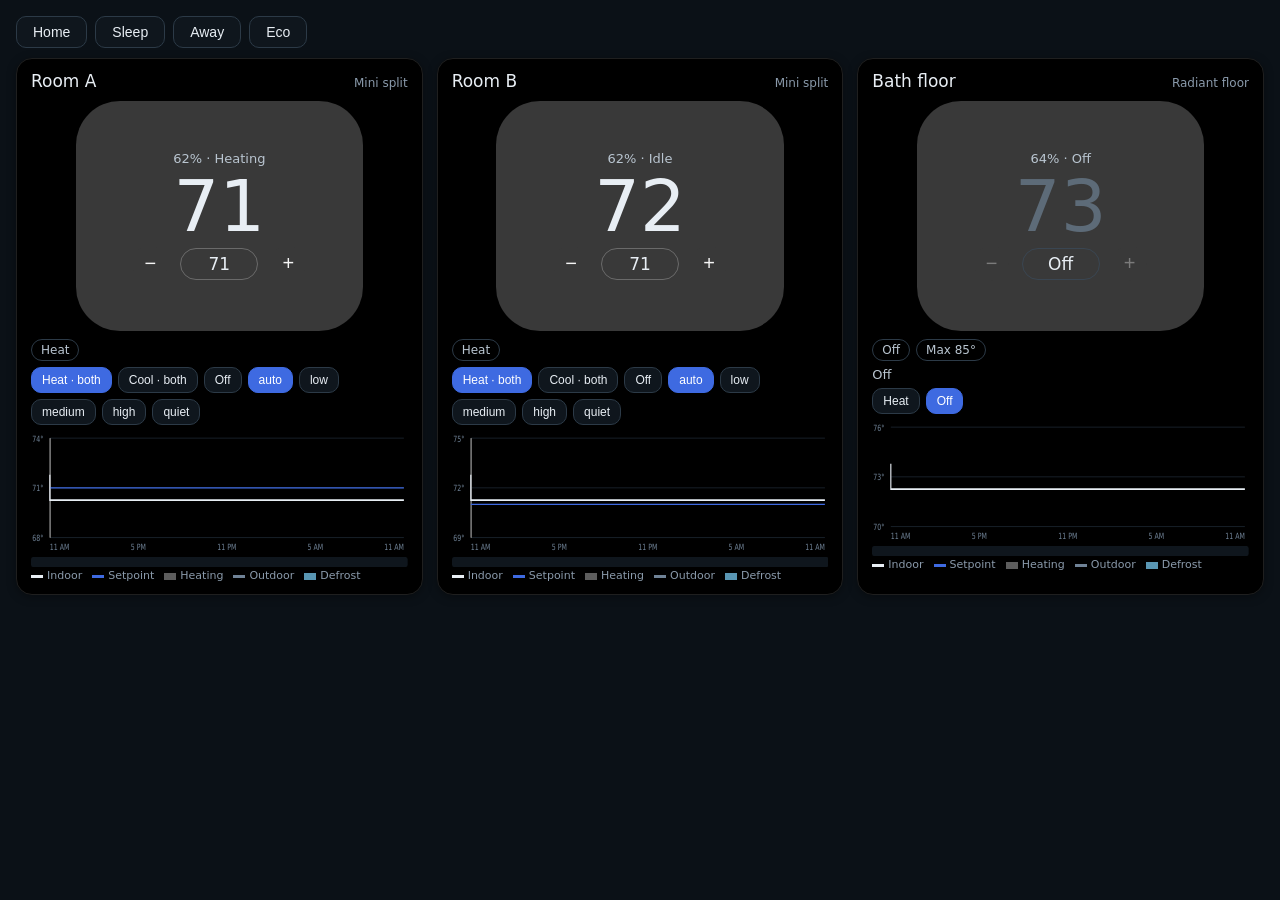
<file: smart_hvac/lovelace/mock.html>
<!doctype html><html><head><meta name="viewport" content="width=device-width,initial-scale=1"><style>body{margin:0;background:#0b1117;padding:16px}</style></head><body>
<smart-hvac-card id="c"></smart-hvac-card>
<script type="module">
import "./smart-hvac-card.js";
const q = new URLSearchParams(location.search), vac = q.has("vacation"), admin = !q.has("viewer");
const now = 1793357234, start = now - 86400;
const st = (s, a) => ({ state: s, attributes: a });
const hass = { user: { is_admin: admin }, config: { time_zone: "America/New_York" }, states: {
  "climate.room_a_mini_split": st("heat", { temperature: vac ? 60 : 71, current_temperature: 71, hvac_action: vac ? "idle" : "heating", hvac_modes: ["off","heat","cool","fan_only","dry","auto"], fan_modes: ["auto","low","medium","high","quiet"], fan_mode: "auto" }),
  "climate.room_b_mini_split": st("heat", { temperature: vac ? 60 : 71, current_temperature: 72, hvac_action: "idle", hvac_modes: ["off","heat","cool"], fan_modes: ["auto","low","medium","high","quiet"], fan_mode: "auto" }),
  "climate.bath_floor": st("off", { temperature: 72, hvac_action: "heating", hvac_modes: ["heat","auto","off"] }),
  "sensor.room_a_temperature": st("71.3", {}), "sensor.room_a_humidity": st("62", {}),
  "sensor.room_b_temperature": st("72.4", {}), "sensor.room_b_humidity": st("62", {}),
  "sensor.bath_temperature": st("73.3", {}), "sensor.bath_humidity": st("64", {}),
  "weather.home": st("clear-night", { temperature: 56 }),
  "input_boolean.vacation_mode": st(vac ? "on" : "off", {}) },
  callWS: async (m) => { const out = {}; const step = 1800;
    const zones = { "climate.room_a_mini_split": [71.3, 0], "climate.room_b_mini_split": [72.4, 1], "climate.bath_floor": [73.3, 2] };
    for (const [e, [base, k]] of Object.entries(zones)) { out[e] = []; for (let t = start; t <= now; t += step) {
      const h = (t - start) / 3600; const off = k === 2; out[e].push({ s: off ? "off" : "heat", lu: t, a: { temperature: off ? 72 : (vac && h > 22 ? 60 : 71), hvac_action: off ? "heating" : ((Math.floor(h * 1.7 + k) % 3) === 0 ? "heating" : "idle") } }); } }
    const ind = { "sensor.room_a_temperature": 71, "sensor.room_b_temperature": 72, "sensor.bath_temperature": 73 };
    for (const [e, b] of Object.entries(ind)) { out[e] = []; for (let t = start; t <= now; t += 3600) out[e].push({ s: String(b + Math.sin((t - start) / 20000) * 0.8), lu: t }); }
    out["weather.home"] = []; for (let t = start; t <= now; t += 3600) out["weather.home"].push({ s: "x", lu: t, a: { temperature: 58 + 7 * Math.sin((t - start) / 86400 * 2 * Math.PI - 0.3) } });
    return out; } };
const c = document.getElementById("c"); c.setConfig({}); c.hass = hass;
</script></body></html>
</file>
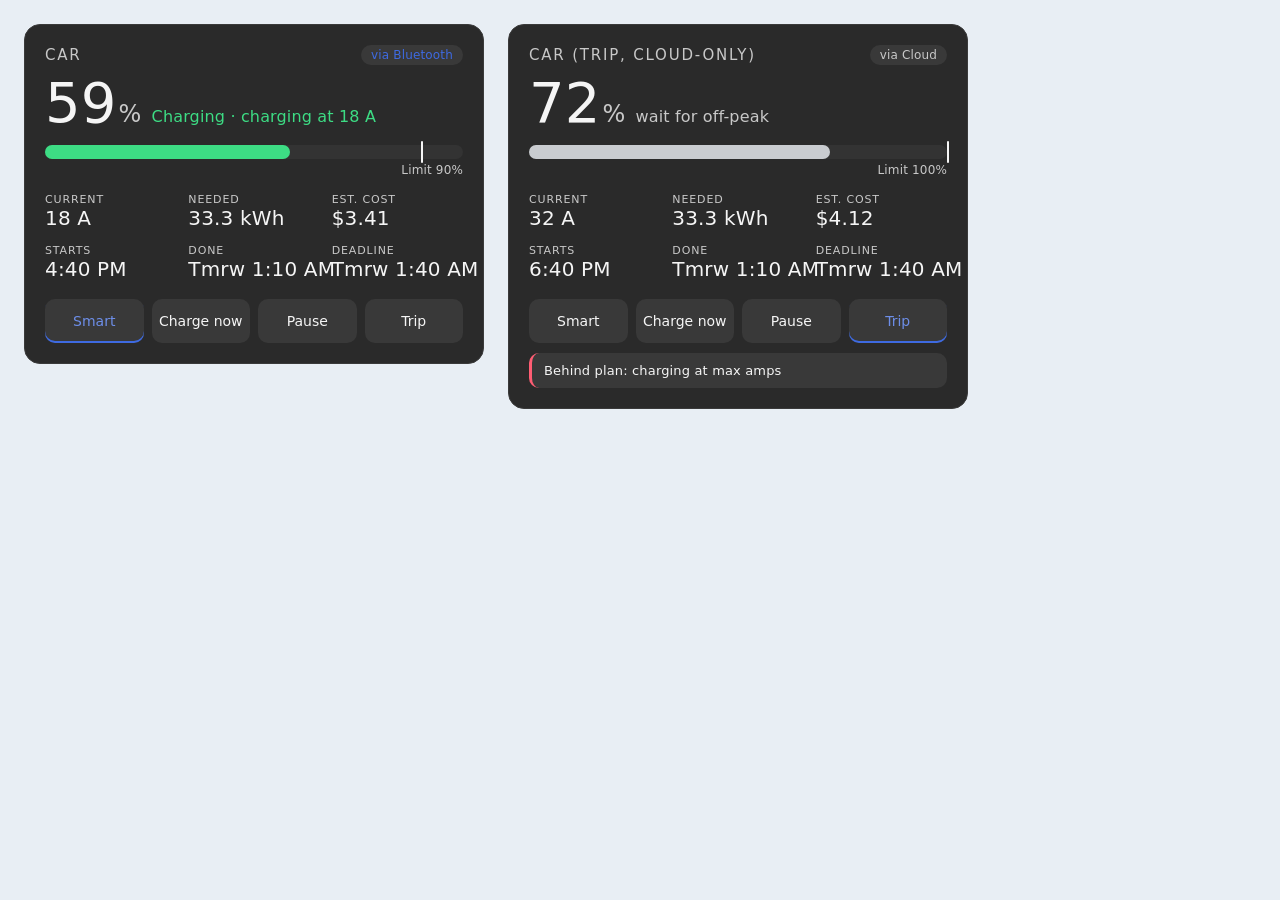
<file: tesla_smart_charge/lovelace/mock.html>
<!doctype html><html><head><meta charset="utf-8"><title>Tesla Smart Charge card mock</title>
<style>body{background:#e8eef4;margin:0;padding:24px;font-family:"Segoe UI",system-ui}.wrap{display:flex;gap:24px;flex-wrap:wrap}
.cell{width:460px}</style></head><body><div class="wrap"><div class="cell" id="a"></div><div class="cell" id="b"></div></div>
<script type="module">
import { viewModel, render, CSS } from "./tesla-smart-charge-card.js";
const base = { mode: "smart", soc: 58.6, target: 90, plan_amps: 18, kwh_needed: 33.3, charging: true, transport: "ble",
  start_at: new Date().toISOString(), eta_finish: new Date(Date.now() + 8.5 * 36e5).toISOString(),
  finish_by: new Date(Date.now() + 9 * 36e5).toISOString(), est_cost: 3.41, currency: "$",
  next_action: "charging at 18 A", dry_run: false, charge_now_entity: "input_boolean.car_charge_now",
  pause_entity: "input_boolean.car_charge_pause", trip_entity: "input_boolean.car_trip_mode" };
const put = (id, attrs, title) => { const h = document.getElementById(id).attachShadow({ mode: "open" });
  h.innerHTML = `<style>${CSS}</style>` + render(viewModel({ state: "start", attributes: attrs }), title); };
put("a", base, "Car");
put("b", { ...base, mode: "trip", soc: 72, target: 100, plan_amps: 32, charging: false, transport: "cloud",
  start_at: new Date(Date.now() + 2 * 36e5).toISOString(), next_action: "wait for off-peak", behind: true, est_cost: 4.12 },
  "Car (trip, cloud-only)");
</script></body></html>
</file>
